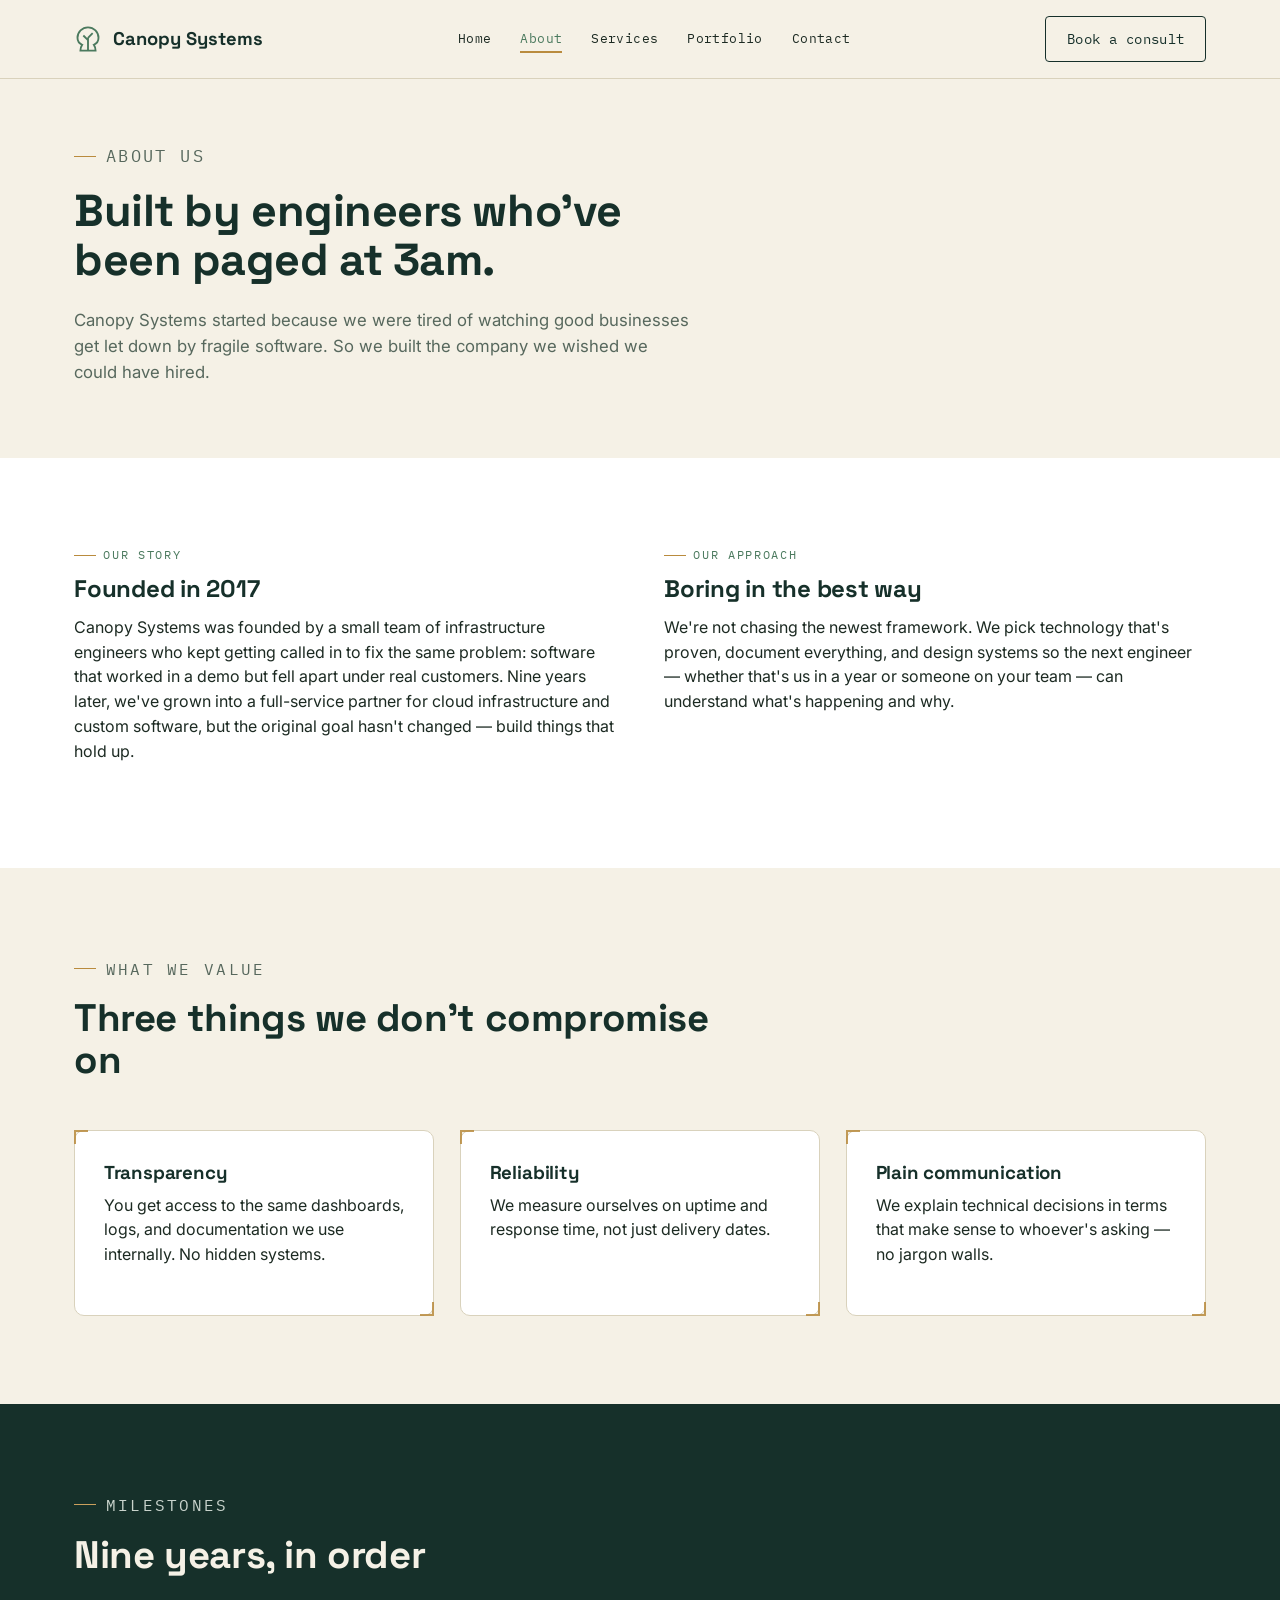
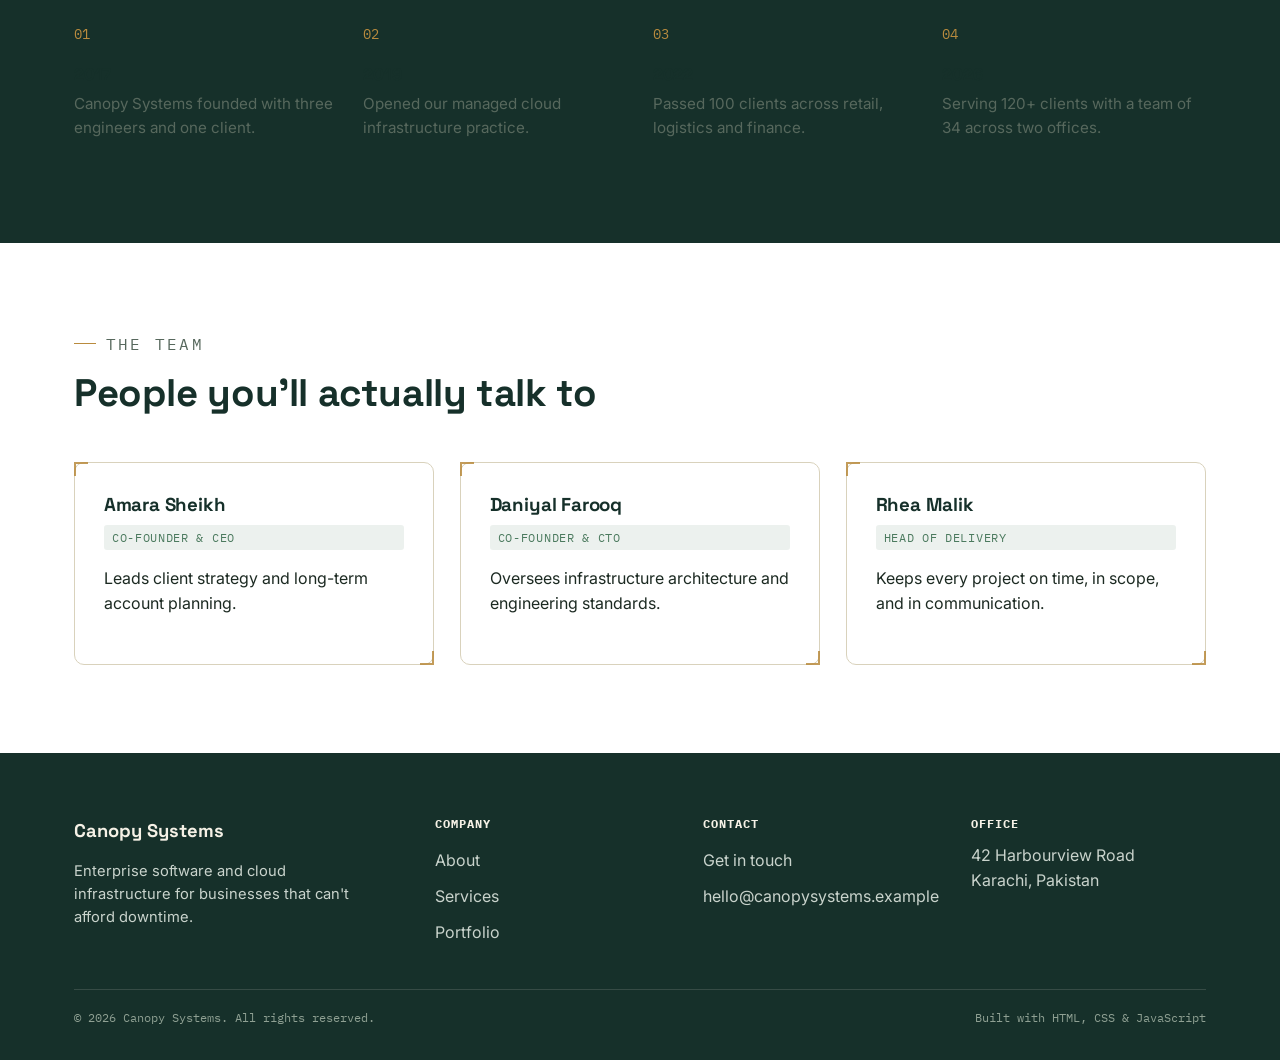
<file: Task 01/about.html>
<!DOCTYPE html>
<html lang="en">
<head>
<meta charset="UTF-8">
<meta name="viewport" content="width=device-width, initial-scale=1.0">
<title>About — Canopy Systems</title>
<meta name="description" content="Learn about Canopy Systems, our story, values and the team behind our work.">
<link rel="preconnect" href="https://fonts.googleapis.com">
<link rel="preconnect" href="https://fonts.gstatic.com" crossorigin>
<link href="https://fonts.googleapis.com/css2?family=Space+Grotesk:wght@500;700&family=Inter:wght@400;500;600&family=IBM+Plex+Mono:wght@400;500&display=swap" rel="stylesheet">
<link rel="stylesheet" href="css/style.css">
</head>
<body>

<header class="site-header">
  <nav class="nav container">
    <a href="index.html" class="brand">
      <svg class="brand-mark" viewBox="0 0 24 24" fill="none"><path d="M12 2C7 2 3 6 3 11c0 3 1.6 5 4 6-1 1.5-1.5 3-1.5 5h13c0-2-.5-3.5-1.5-5 2.4-1 4-3 4-6 0-5-4-9-9-9Z" stroke="currentColor" stroke-width="1.6"/><path d="M12 22V11M12 11l4-4M12 13l-4-4" stroke="currentColor" stroke-width="1.6"/></svg>
      Canopy Systems
    </a>
    <button class="nav-toggle" aria-expanded="false" aria-controls="navLinks" aria-label="Toggle menu"><span></span></button>
    <ul class="nav-links" id="navLinks">
      <li><a href="index.html">Home</a></li>
      <li><a href="about.html" aria-current="page">About</a></li>
      <li><a href="services.html">Services</a></li>
      <li><a href="portfolio.html">Portfolio</a></li>
      <li><a href="contact.html">Contact</a></li>
    </ul>
    <div class="nav-cta"><a href="contact.html" class="btn btn-ghost">Book a consult</a></div>
  </nav>
</header>

<section class="page-hero">
  <div class="container">
    <p class="eyebrow">About us</p>
    <h1>Built by engineers who've been paged at 3am.</h1>
    <p>Canopy Systems started because we were tired of watching good businesses get let down by fragile software. So we built the company we wished we could have hired.</p>
  </div>
</section>

<section class="section-paper">
  <div class="container split-grid">
    <div class="reveal">
      <p class="eyebrow">Our story</p>
      <h2>Founded in 2017</h2>
      <p>Canopy Systems was founded by a small team of infrastructure engineers who kept getting called in to fix the same problem: software that worked in a demo but fell apart under real customers. Nine years later, we've grown into a full-service partner for cloud infrastructure and custom software, but the original goal hasn't changed — build things that hold up.</p>
    </div>
    <div class="reveal">
      <p class="eyebrow">Our approach</p>
      <h2>Boring in the best way</h2>
      <p>We're not chasing the newest framework. We pick technology that's proven, document everything, and design systems so the next engineer — whether that's us in a year or someone on your team — can understand what's happening and why.</p>
    </div>
  </div>
</section>

<section class="section-cream">
  <div class="container">
    <div class="section-head reveal">
      <p class="eyebrow">What we value</p>
      <h2>Three things we don't compromise on</h2>
    </div>
    <div class="card-grid">
      <div class="bracket-card reveal">
        <h3>Transparency</h3>
        <p>You get access to the same dashboards, logs, and documentation we use internally. No hidden systems.</p>
      </div>
      <div class="bracket-card reveal">
        <h3>Reliability</h3>
        <p>We measure ourselves on uptime and response time, not just delivery dates.</p>
      </div>
      <div class="bracket-card reveal">
        <h3>Plain communication</h3>
        <p>We explain technical decisions in terms that make sense to whoever's asking — no jargon walls.</p>
      </div>
    </div>
  </div>
</section>

<section class="section-dark">
  <div class="container">
    <div class="section-head reveal">
      <p class="eyebrow">Milestones</p>
      <h2>Nine years, in order</h2>
    </div>
    <div class="process">
      <div class="process-step reveal"><h4>2017</h4><p>Canopy Systems founded with three engineers and one client.</p></div>
      <div class="process-step reveal"><h4>2019</h4><p>Opened our managed cloud infrastructure practice.</p></div>
      <div class="process-step reveal"><h4>2022</h4><p>Passed 100 clients across retail, logistics and finance.</p></div>
      <div class="process-step reveal"><h4>2026</h4><p>Serving 120+ clients with a team of 34 across two offices.</p></div>
    </div>
  </div>
</section>

<section class="section-paper">
  <div class="container">
    <div class="section-head reveal">
      <p class="eyebrow">The team</p>
      <h2>People you'll actually talk to</h2>
    </div>
    <div class="card-grid">
      <div class="bracket-card reveal"><h3>Amara Sheikh</h3><p class="tag">Co-founder &amp; CEO</p><p style="margin-top:1em;">Leads client strategy and long-term account planning.</p></div>
      <div class="bracket-card reveal"><h3>Daniyal Farooq</h3><p class="tag">Co-founder &amp; CTO</p><p style="margin-top:1em;">Oversees infrastructure architecture and engineering standards.</p></div>
      <div class="bracket-card reveal"><h3>Rhea Malik</h3><p class="tag">Head of Delivery</p><p style="margin-top:1em;">Keeps every project on time, in scope, and in communication.</p></div>
    </div>
  </div>
</section>

<footer class="site-footer">
  <div class="container">
    <div class="footer-grid">
      <div>
        <div class="brand" style="color:var(--cream); margin-bottom:.8em;">Canopy Systems</div>
        <p style="max-width:32ch; font-size:.92rem;">Enterprise software and cloud infrastructure for businesses that can't afford downtime.</p>
      </div>
      <div><h4>Company</h4><a href="about.html">About</a><a href="services.html">Services</a><a href="portfolio.html">Portfolio</a></div>
      <div><h4>Contact</h4><a href="contact.html">Get in touch</a><a href="contact.html">hello@canopysystems.example</a></div>
      <div><h4>Office</h4><span style="display:block;">42 Harbourview Road</span><span style="display:block;">Karachi, Pakistan</span></div>
    </div>
    <div class="footer-bottom">
      <span>© 2026 Canopy Systems. All rights reserved.</span>
      <span>Built with HTML, CSS &amp; JavaScript</span>
    </div>
  </div>
</footer>

<script src="js/script.js"></script>
</body>
</html>
</file>
<file: Task 01/css/style.css>
/* =========================================================
   CANOPY SYSTEMS — Design tokens
   ========================================================= */
:root{
  --forest-900:#16302A;
  --forest-800:#1B3B32;
  --forest-700:#234B3D;
  --moss-500:#4B7A5E;
  --moss-400:#5C8F6E;
  --ochre-500:#B98B3E;
  --ochre-400:#CBA05D;
  --cream:#F5F1E6;
  --cream-dim:#EDE7D6;
  --ink:#1C2A22;
  --ink-muted:#57685D;
  --line:#D9D2BC;
  --white:#FFFFFF;

  --display:'Space Grotesk', sans-serif;
  --body:'Inter', sans-serif;
  --mono:'IBM Plex Mono', monospace;

  --radius-sm:4px;
  --radius-md:10px;
  --container:1180px;
  --shadow-1: 0 1px 2px rgba(22,48,42,0.06), 0 8px 24px rgba(22,48,42,0.06);
}

*,*::before,*::after{box-sizing:border-box;}
html{scroll-behavior:smooth;}
@media (prefers-reduced-motion: reduce){
  html{scroll-behavior:auto;}
  *,*::before,*::after{animation-duration:0.001ms !important; animation-iteration-count:1 !important; transition-duration:0.001ms !important;}
}
body{
  margin:0;
  font-family:var(--body);
  color:var(--ink);
  background:var(--cream);
  line-height:1.55;
  -webkit-font-smoothing:antialiased;
}
h1,h2,h3,h4{
  font-family:var(--display);
  color:var(--forest-900);
  line-height:1.1;
  margin:0 0 .5em;
  letter-spacing:-0.01em;
}
p{margin:0 0 1em;}
a{color:inherit; text-decoration:none;}
img{max-width:100%; display:block;}
ul{margin:0; padding:0; list-style:none;}
button{font-family:inherit;}

.container{
  max-width:var(--container);
  margin:0 auto;
  padding:0 24px;
}

.eyebrow{
  font-family:var(--mono);
  font-size:.75rem;
  letter-spacing:.14em;
  text-transform:uppercase;
  color:var(--moss-500);
  display:flex;
  align-items:center;
  gap:.6em;
  margin-bottom:1em;
}
.eyebrow::before{
  content:"";
  width:22px;height:1px;
  background:var(--ochre-500);
  display:inline-block;
}

/* Focus visibility */
a:focus-visible, button:focus-visible, input:focus-visible, textarea:focus-visible, select:focus-visible{
  outline:2px solid var(--ochre-500);
  outline-offset:3px;
  border-radius:2px;
}

/* Buttons */
.btn{
  display:inline-flex;
  align-items:center;
  gap:.5em;
  font-family:var(--mono);
  font-size:.85rem;
  letter-spacing:.03em;
  padding:.85em 1.5em;
  border-radius:var(--radius-sm);
  border:1px solid transparent;
  cursor:pointer;
  transition:transform .18s ease, background .18s ease, color .18s ease, border-color .18s ease;
}
.btn-primary{
  background:var(--forest-900);
  color:var(--cream);
}
.btn-primary:hover{background:var(--moss-500); transform:translateY(-2px);}
.btn-ghost{
  background:transparent;
  color:var(--forest-900);
  border-color:var(--forest-900);
}
.btn-ghost:hover{background:var(--forest-900); color:var(--cream); transform:translateY(-2px);}
.btn-on-dark{
  background:var(--ochre-500);
  color:var(--forest-900);
}
.btn-on-dark:hover{background:var(--ochre-400); transform:translateY(-2px);}

/* =========================================================
   NAV
   ========================================================= */
.site-header{
  position:sticky; top:0; z-index:100;
  background:rgba(245,241,230,0.88);
  backdrop-filter:blur(8px);
  border-bottom:1px solid var(--line);
}
.nav{
  display:flex; align-items:center; justify-content:space-between;
  padding:16px 24px;
}
.brand{
  display:flex; align-items:center; gap:.6em;
  font-family:var(--display);
  font-weight:700;
  font-size:1.15rem;
  color:var(--forest-900);
}
.brand-mark{
  width:28px;height:28px;
  color:var(--moss-500);
}
.nav-links{
  display:flex; align-items:center; gap:2.2em;
  font-family:var(--mono);
  font-size:.82rem;
  letter-spacing:.03em;
}
.nav-links a{
  position:relative;
  padding:.3em 0;
  color:var(--ink);
}
.nav-links a::after{
  content:"";
  position:absolute; left:0; bottom:-2px;
  width:0; height:2px;
  background:var(--ochre-500);
  transition:width .2s ease;
}
.nav-links a:hover::after, .nav-links a[aria-current="page"]::after{width:100%;}
.nav-links a[aria-current="page"]{color:var(--moss-500);}
.nav-cta{display:flex; align-items:center; gap:1.4em;}
.nav-toggle{
  display:none;
  background:none; border:none; cursor:pointer;
  width:32px; height:26px; position:relative;
}
.nav-toggle span, .nav-toggle span::before, .nav-toggle span::after{
  content:""; position:absolute; left:0; width:100%; height:2px; background:var(--forest-900);
  transition:transform .2s ease, opacity .2s ease;
}
.nav-toggle span{top:12px;}
.nav-toggle span::before{top:-8px;}
.nav-toggle span::after{top:8px;}
.nav-toggle[aria-expanded="true"] span{background:transparent;}
.nav-toggle[aria-expanded="true"] span::before{transform:translateY(8px) rotate(45deg);}
.nav-toggle[aria-expanded="true"] span::after{transform:translateY(-8px) rotate(-45deg);}

@media (max-width: 860px){
  .nav-links{
    position:absolute; top:100%; left:0; right:0;
    background:var(--cream);
    flex-direction:column;
    align-items:flex-start;
    gap:0;
    border-bottom:1px solid var(--line);
    max-height:0; overflow:hidden;
    transition:max-height .28s ease;
  }
  .nav-links.open{max-height:400px;}
  .nav-links a{width:100%; padding:1em 24px;}
  .nav-links a::after{display:none;}
  .nav-cta .btn-ghost{display:none;}
  .nav-toggle{display:block;}
}

/* =========================================================
   HERO
   ========================================================= */
.hero{
  position:relative;
  overflow:hidden;
  padding:96px 0 80px;
  background:var(--cream);
}
.hero-grid{
  display:grid;
  grid-template-columns:1.05fr .95fr;
  gap:48px;
  align-items:center;
}
.hero h1{
  font-size:clamp(2.4rem, 4.4vw, 3.6rem);
  max-width:14ch;
}
.hero-lead{
  font-size:1.08rem;
  color:var(--ink-muted);
  max-width:46ch;
  margin-bottom:1.8em;
}
.hero-actions{display:flex; gap:1em; flex-wrap:wrap; margin-bottom:2.4em;}
.hero-stats{
  display:flex; gap:2.4em; flex-wrap:wrap;
  font-family:var(--mono);
  border-top:1px solid var(--line);
  padding-top:1.4em;
}
.hero-stat b{
  display:block; font-family:var(--display); font-size:1.5rem; color:var(--forest-900);
}
.hero-stat span{font-size:.72rem; color:var(--ink-muted); letter-spacing:.04em; text-transform:uppercase;}

.canopy-art{
  position:relative;
  aspect-ratio:1/1;
  max-width:460px;
  margin:0 auto;
}
.canopy-ticker{
  margin-top:14px;
  font-family:var(--mono);
  font-size:.78rem;
  color:var(--forest-700);
  background:var(--white);
  border:1px solid var(--line);
  border-radius:var(--radius-sm);
  padding:.7em 1em;
  display:flex; justify-content:space-between; gap:1em;
}
.canopy-ticker .dot{
  width:8px;height:8px;border-radius:50%;
  background:var(--moss-500);
  display:inline-block; margin-right:.5em;
  box-shadow:0 0 0 3px rgba(75,122,94,0.18);
}

/* =========================================================
   SECTIONS
   ========================================================= */
section{padding:88px 0;}
.section-cream{background:var(--cream);}
.section-paper{background:var(--white);}
.section-dark{background:var(--forest-900); color:var(--cream);}
.section-dark h2, .section-dark h3{color:var(--cream);}
.section-dark .eyebrow{color:var(--ochre-400);}
.section-dark .eyebrow::before{background:var(--ochre-400);}

.section-head{
  max-width:640px;
  margin-bottom:3em;
}
.section-head h2{font-size:clamp(1.8rem, 3vw, 2.4rem);}
.section-head p{color:var(--ink-muted); font-size:1.02rem;}
.section-dark .section-head p{color:#C9D3CC;}

.curve-divider{
  display:block; width:100%; height:64px; margin-top:-1px;
}

/* Card with corner-bracket signature */
.bracket-card{
  position:relative;
  background:var(--white);
  border:1px solid var(--line);
  border-radius:var(--radius-md);
  padding:2em 1.8em;
  transition:transform .2s ease, box-shadow .2s ease;
}
.bracket-card:hover{transform:translateY(-4px); box-shadow:var(--shadow-1);}
.bracket-card::before, .bracket-card::after{
  content:""; position:absolute; width:14px; height:14px;
  border:2px solid var(--ochre-500);
  opacity:.85;
}
.bracket-card::before{top:-1px; left:-1px; border-right:none; border-bottom:none;}
.bracket-card::after{bottom:-1px; right:-1px; border-left:none; border-top:none;}

.card-icon{
  width:44px; height:44px;
  color:var(--moss-500);
  margin-bottom:1em;
}
.card-grid{
  display:grid;
  grid-template-columns:repeat(3, 1fr);
  gap:1.6em;
}
@media (max-width: 900px){
  .card-grid{grid-template-columns:repeat(2,1fr);}
  .hero-grid{grid-template-columns:1fr;}
}
@media (max-width: 620px){
  .card-grid{grid-template-columns:1fr;}
}

/* Process timeline — legitimate numbered sequence */
.process{
  display:grid;
  grid-template-columns:repeat(4,1fr);
  gap:1.6em;
  counter-reset:step;
}
.process-step{position:relative; padding-top:2.6em;}
.process-step::before{
  counter-increment:step;
  content:"0" counter(step);
  font-family:var(--mono);
  font-size:.85rem;
  color:var(--ochre-500);
  position:absolute; top:0; left:0;
}
.process-step h4{font-size:1.05rem;}
.process-step p{color:var(--ink-muted); font-size:.95rem;}
@media (max-width:900px){.process{grid-template-columns:1fr 1fr;}}
@media (max-width:560px){.process{grid-template-columns:1fr;}}

/* Stat bar */
.stat-bar{
  display:flex; flex-wrap:wrap; gap:2.4em;
  border-top:1px solid rgba(245,241,230,.18);
  border-bottom:1px solid rgba(245,241,230,.18);
  padding:2em 0;
}
.stat-bar .hero-stat b{color:var(--cream);}
.stat-bar .hero-stat span{color:#AEBBAF;}

/* Reveal on scroll */
.reveal{opacity:0; transform:translateY(18px); transition:opacity .6s ease, transform .6s ease;}
.reveal.in{opacity:1; transform:none;}

/* Footer */
.site-footer{
  background:var(--forest-900);
  color:#C9D3CC;
  padding:64px 0 32px;
}
.footer-grid{
  display:grid;
  grid-template-columns:1.4fr 1fr 1fr 1fr;
  gap:2em;
  padding-bottom:2.4em;
  border-bottom:1px solid rgba(245,241,230,.14);
}
.footer-grid h4{
  color:var(--cream); font-family:var(--mono); font-size:.78rem;
  letter-spacing:.08em; text-transform:uppercase; margin-bottom:1em;
}
.footer-grid a{display:block; padding:.35em 0; color:#C9D3CC;}
.footer-grid a:hover{color:var(--ochre-400);}
.footer-bottom{
  display:flex; justify-content:space-between; flex-wrap:wrap; gap:1em;
  padding-top:1.6em;
  font-family:var(--mono); font-size:.75rem; color:#8FA093;
}
@media (max-width:760px){.footer-grid{grid-template-columns:1fr 1fr;}}
@media (max-width:480px){.footer-grid{grid-template-columns:1fr;}}

/* Utility */
.text-center{text-align:center; margin-left:auto; margin-right:auto;}
.mt-lg{margin-top:3em;}
.tag{
  font-family:var(--mono); font-size:.72rem; letter-spacing:.06em; text-transform:uppercase;
  color:var(--moss-500); background:rgba(75,122,94,.1); padding:.3em .7em; border-radius:3px;
}

/* Page hero (inner pages, smaller than home hero) */
.page-hero{padding:64px 0 56px; background:var(--cream);}
.page-hero h1{font-size:clamp(2rem, 3.6vw, 2.8rem); max-width:20ch;}
.page-hero p{color:var(--ink-muted); max-width:56ch; font-size:1.05rem;}
/* ---- Responsive split layouts (replaces inline styles) ---- */
.split-grid{
  display:grid;
  grid-template-columns:1fr 1fr;
  gap:3em;
}
.split-grid-wide{
  display:grid;
  grid-template-columns:1.2fr .8fr;
  gap:3em;
}
.card-grid-2{
  display:grid;
  grid-template-columns:repeat(2,1fr);
  gap:1.6em;
}
@media (max-width:800px){
  .split-grid, .split-grid-wide{grid-template-columns:1fr; gap:2em;}
}
@media (max-width:700px){
  .card-grid-2{grid-template-columns:1fr;}
}

/* ---- Animated network diagram (home hero) ---- */
.canopy-art .branch{
  stroke-dasharray:150;
  stroke-dashoffset:150;
  animation:drawBranch 1.4s ease forwards;
}
.canopy-art .branch:nth-child(2){animation-delay:.15s;}
.canopy-art .branch:nth-child(3){animation-delay:.3s;}
.canopy-art .branch:nth-child(4){animation-delay:.45s;}
.canopy-art .branch:nth-child(5){animation-delay:.55s;}
.canopy-art .branch:nth-child(6){animation-delay:.65s;}
.canopy-art .branch:nth-child(7){animation-delay:.75s;}

.canopy-art .node{
  transform-box:fill-box;
  transform-origin:center;
  animation:pulseNode 2.6s ease-in-out infinite;
  animation-delay:1.4s;
}
.canopy-art .node:nth-child(2){animation-delay:1.5s;}
.canopy-art .node:nth-child(3){animation-delay:1.65s;}
.canopy-art .node:nth-child(4){animation-delay:1.8s;}
.canopy-art .node:nth-child(5){animation-delay:1.95s;}
.canopy-art .node:nth-child(6){animation-delay:2.1s;}
.canopy-art .node:nth-child(7){animation-delay:2.25s;}
.canopy-art .node:nth-child(8){animation-delay:2.4s;}

@keyframes drawBranch{ to{ stroke-dashoffset:0; } }
@keyframes pulseNode{
  0%,100%{ transform:scale(1); opacity:1; }
  50%{ transform:scale(1.5); opacity:.55; }
}
</file>
